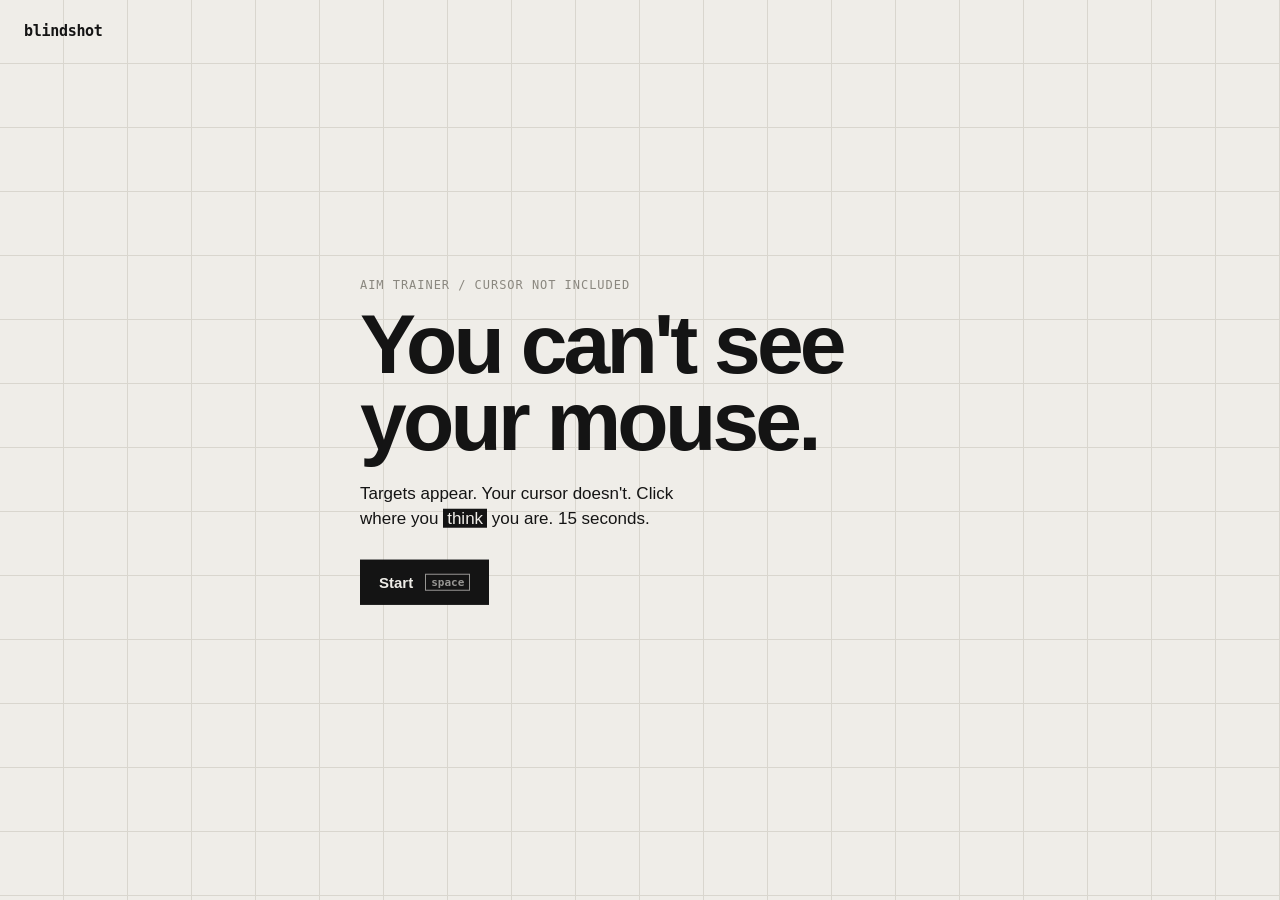
<file: index.html>
<!doctype html>
<html lang="en">
<head>
  <meta charset="utf-8">
  <meta name="viewport" content="width=device-width, initial-scale=1">
  <title>blindshot — aim without a cursor</title>
  <meta name="description" content="15 seconds. No cursor. Click the target. How good is your aim, really?">
  <meta property="og:title" content="blindshot">
  <meta property="og:description" content="15 seconds. No cursor. How good is your aim, really?">
  <meta property="og:type" content="website">
  <meta property="og:url" content="https://blindshot.gg/">
  <meta property="og:image" content="https://blindshot.gg/og.png">
  <meta property="og:image:width" content="1200">
  <meta property="og:image:height" content="630">
  <meta name="twitter:card" content="summary_large_image">
  <meta name="twitter:image" content="https://blindshot.gg/og.png">
  <meta name="theme-color" content="#efede8">
  <link rel="icon" href="favicon.svg" type="image/svg+xml">
  <link rel="stylesheet" href="style.css">
  <script async src="https://www.googletagmanager.com/gtag/js?id=G-FHYWJGQB1L"></script>
  <script>
    window.dataLayer = window.dataLayer || [];
    function gtag(){dataLayer.push(arguments);}
    gtag('js', new Date());
    gtag('config', 'G-FHYWJGQB1L');
  </script>
</head>
<body>
  <main id="stage" aria-live="polite">
    <header class="hud">
      <span class="brand">blindshot</span>
      <span class="hud-time" id="time">15.00</span>
      <span class="hud-score"><span id="score">0</span> <small>hits</small></span>
    </header>

    <section class="screen" id="intro">
      <p class="kicker">aim trainer / cursor not included</p>
      <h1>You can't see<br>your mouse.</h1>
      <p class="lede">Targets appear. Your cursor doesn't. Click where you <em>think</em> you are. 15 seconds.</p>
      <button class="btn" id="start">Start <kbd>space</kbd></button>
      <p class="best" id="best-intro"></p>
      <div class="touch-note">
        <p>This one needs a mouse. On a phone you can see your finger, so it doesn't count. Open blindshot.gg on a computer.</p>
        <button class="btn" id="send-link">Send myself the link</button>
      </div>
    </section>

    <section class="screen" id="results" hidden>
      <p class="kicker" id="rank">—</p>
      <div class="big"><span id="final">0</span><small>hits</small></div>
      <dl class="stats">
        <div><dt>accuracy</dt><dd id="acc">0%</dd></div>
        <div><dt>total off</dt><dd id="totaldist">—</dd></div>
        <div><dt>avg off</dt><dd id="avgdist">—</dd></div>
        <div><dt>best</dt><dd id="best">0</dd></div>
      </dl>
      <div class="row">
        <button class="btn" id="again">Again <kbd>space</kbd></button>
        <button class="btn ghost" id="share">Share score</button>
      </div>
    </section>

    <div class="sheet" id="sheet" hidden>
      <div class="sheet-card">
        <img id="card-img" alt="Your blindshot score card">
        <div class="row">
          <button class="btn" id="copy-img">Copy image</button>
          <a class="btn ghost" id="dl-img" download="blindshot.png">Download</a>
          <button class="btn ghost" id="copy-link">Copy link</button>
          <button class="btn ghost" id="close-sheet" aria-label="Close">Close <kbd>esc</kbd></button>
        </div>
        <p class="toast" id="sheet-toast" hidden></p>
      </div>
    </div>

    <div class="count" id="count" hidden>3</div>
    <div class="target" id="target" hidden></div>
    <div id="fx"></div>
  </main>

  <script src="card.js"></script>
  <script src="main.js"></script>
</body>
</html>
</file>
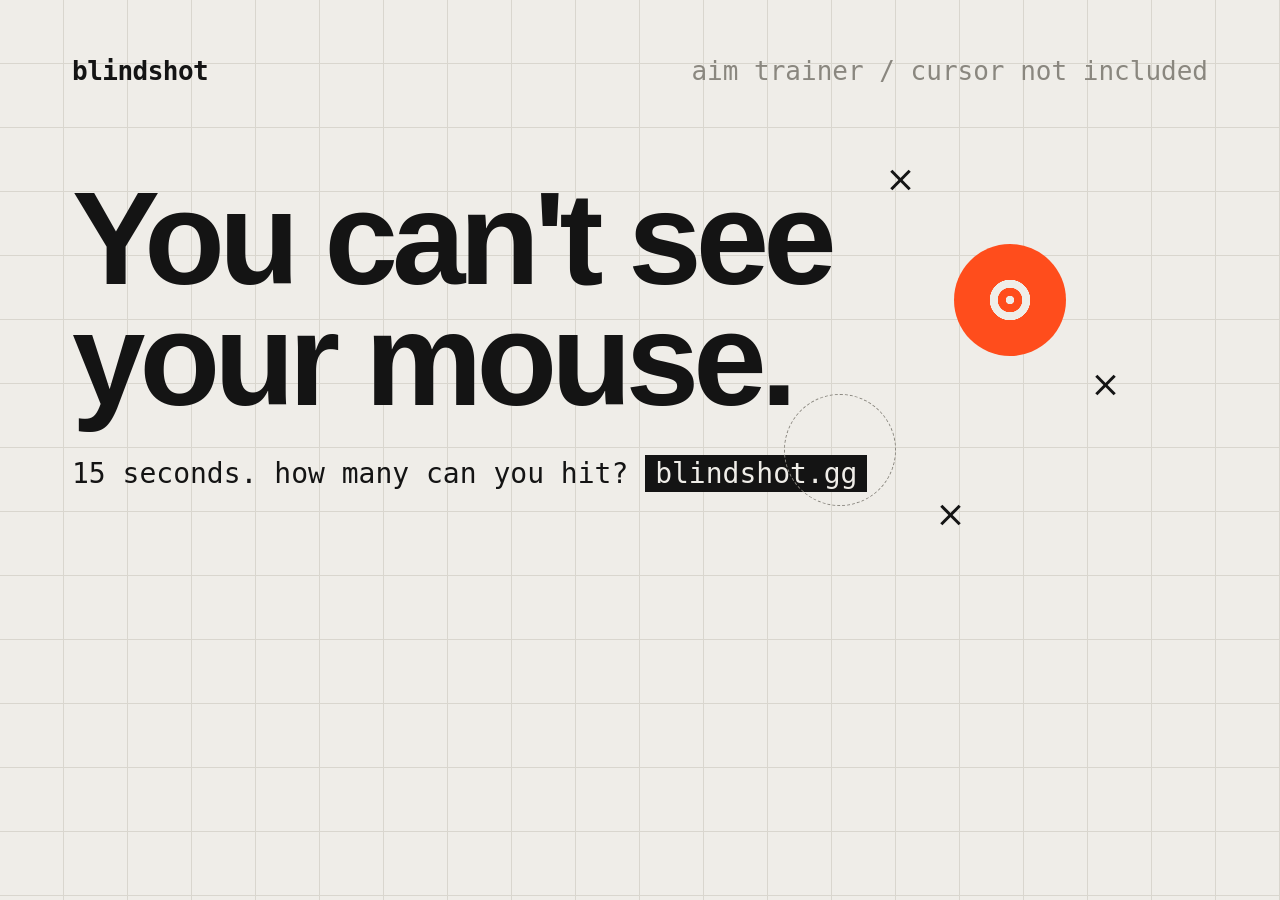
<file: tools/og.html>
<!doctype html>
<!-- Source for og.png. Regenerate with tools/make-og.sh -->
<html>
<head>
<meta charset="utf-8">
<link rel="stylesheet" href="../style.css">
<style>
  html, body { width: 1200px; height: 630px; overflow: hidden; }
  #og {
    position: fixed; inset: 0;
    padding: 56px 72px;
    background-color: var(--bg);
    background-image:
      linear-gradient(var(--line) 1px, transparent 1px),
      linear-gradient(90deg, var(--line) 1px, transparent 1px);
    background-size: 64px 64px;
    background-position: -1px -1px;
  }
  .top { display: flex; justify-content: space-between; font-family: var(--mono); font-size: 26px; }
  .top b { letter-spacing: -0.02em; }
  .top span { color: var(--muted); }
  h1 { font-size: 132px; margin: 92px 0 36px; }
  .cta { font-family: var(--mono); font-size: 28px; }
  .cta em { font-style: normal; background: var(--ink); color: var(--bg); padding: 2px 10px; }
  .t {
    position: absolute; left: 1010px; top: 300px;
    --r: 56px;
  }
  .t .target, .t .ghost-target, .t .miss { animation: none; position: absolute; }
  .t .target { left: 0; top: 0; }
  .t .ghost-target { opacity: 1; }
  .t .miss { width: 26px; height: 26px; margin: -13px 0 0 -13px; }
  .t .miss::before, .t .miss::after { width: 3px; margin-left: -1.5px; }
</style>
</head>
<body>
  <div id="og">
    <div class="top"><b>blindshot</b><span>aim trainer / cursor not included</span></div>
    <h1>You can't see<br>your mouse.</h1>
    <div class="cta">15 seconds. how many can you hit? <em>blindshot.gg</em></div>
    <div class="t">
      <div class="target"></div>
      <div class="ghost-target" style="left:-170px;top:150px"></div>
      <div class="miss" style="left:-110px;top:-120px"></div>
      <div class="miss" style="left:95px;top:85px"></div>
      <div class="miss" style="left:-60px;top:215px"></div>
    </div>
  </div>
</body>
</html>
</file>
<file: style.css>
:root {
  --bg: #efede8;
  --ink: #141414;
  --muted: #8a877f;
  --line: #d9d6ce;
  --hot: #ff4d1c;
  --r: 34px; /* target radius, keep in sync with main.js */
  --mono: ui-monospace, "SF Mono", "JetBrains Mono", Menlo, Consolas, monospace;
  --sans: -apple-system, BlinkMacSystemFont, "Helvetica Neue", "Segoe UI", Arial, sans-serif;
}

* { box-sizing: border-box; }

html, body {
  margin: 0;
  height: 100%;
  background: var(--bg);
  color: var(--ink);
  font-family: var(--sans);
  -webkit-font-smoothing: antialiased;
  overflow: hidden;
}

#stage {
  position: fixed;
  inset: 0;
  user-select: none;
  -webkit-user-select: none;
  touch-action: manipulation;
  background-image:
    linear-gradient(var(--line) 1px, transparent 1px),
    linear-gradient(90deg, var(--line) 1px, transparent 1px);
  background-size: 64px 64px;
  background-position: -1px -1px;
}

/* A transparent image cursor stays hidden during macOS screen recording, where plain `none` flickers. */
body.playing, body.playing * {
  cursor: url("data:image/svg+xml,%3Csvg xmlns='http://www.w3.org/2000/svg' width='1' height='1'/%3E") 0 0, none !important;
}

/* HUD */
.hud {
  position: absolute;
  top: 0; left: 0; right: 0;
  display: grid;
  grid-template-columns: 1fr auto 1fr;
  align-items: center;
  padding: 18px 24px;
  font-family: var(--mono);
  font-size: 13px;
  pointer-events: none;
  z-index: 5;
}
.brand { font-weight: 700; letter-spacing: -0.02em; font-size: 15px; }
.hud-time {
  font-size: 22px;
  font-variant-numeric: tabular-nums;
  font-weight: 600;
}
.hud-time.low { color: var(--hot); }
.hud-score { justify-self: end; font-variant-numeric: tabular-nums; font-size: 15px; font-weight: 600; }
.hud-score small { color: var(--muted); font-weight: 400; }
body:not(.playing) .hud-time,
body:not(.playing) .hud-score { opacity: 0; }

/* Screens */
.screen {
  position: absolute;
  left: 50%; top: 50%;
  transform: translate(-50%, -50%);
  width: min(560px, calc(100% - 40px));
  z-index: 4;
}
.screen[hidden] { display: none; }

.kicker {
  font-family: var(--mono);
  font-size: 12px;
  text-transform: uppercase;
  letter-spacing: 0.08em;
  color: var(--muted);
  margin: 0 0 14px;
}

h1 {
  font-size: clamp(44px, 8vw, 84px);
  line-height: 0.92;
  letter-spacing: -0.045em;
  font-weight: 800;
  margin: 0 0 20px;
}

.lede {
  font-size: 17px;
  line-height: 1.5;
  max-width: 34ch;
  margin: 0 0 28px;
}
.lede em { font-style: normal; background: var(--ink); color: var(--bg); padding: 0 4px; }

.btn {
  font: 600 15px var(--sans);
  background: var(--ink);
  color: var(--bg);
  border: 1.5px solid var(--ink);
  padding: 13px 18px;
  border-radius: 0;
  cursor: pointer;
  display: inline-flex;
  align-items: center;
  gap: 12px;
  transition: transform 0.08s, background 0.15s;
}
.btn:hover { background: var(--hot); border-color: var(--hot); }
.btn:active { transform: translateY(1px); }
.btn.ghost { background: transparent; color: var(--ink); }
.btn.ghost:hover { background: var(--ink); color: var(--bg); border-color: var(--ink); }
kbd {
  font-family: var(--mono);
  font-size: 11px;
  opacity: 0.6;
  border: 1px solid currentColor;
  padding: 1px 5px;
}

.best, .touch-note, .toast {
  font-family: var(--mono);
  font-size: 12px;
  color: var(--muted);
  margin: 18px 0 0;
}
.touch-note { display: none; }
.touch-note p { font-family: var(--sans); font-size: 16px; line-height: 1.5; color: var(--ink); margin: 0 0 16px; max-width: 34ch; }
body.no-mouse .touch-note { display: block; }
body.no-mouse #start, body.no-mouse #best-intro { display: none; }
@media (hover: none) { kbd { display: none; } }

/* Results */
.big {
  font-size: clamp(96px, 20vw, 180px);
  font-weight: 800;
  letter-spacing: -0.06em;
  line-height: 0.85;
  font-variant-numeric: tabular-nums;
  margin-bottom: 28px;
}
.big small {
  font-size: 16px;
  letter-spacing: 0;
  font-weight: 500;
  color: var(--muted);
  font-family: var(--mono);
  margin-left: 10px;
}
.stats {
  display: grid;
  grid-template-columns: repeat(4, 1fr);
  border-top: 1.5px solid var(--ink);
  margin: 0 0 28px;
}
.stats div { padding: 12px 0; }
.stats dt { font-family: var(--mono); font-size: 11px; color: var(--muted); text-transform: uppercase; letter-spacing: 0.06em; }
.stats dd { margin: 4px 0 0; font-size: 22px; font-weight: 700; font-variant-numeric: tabular-nums; }
.row { display: flex; gap: 10px; flex-wrap: wrap; }
#rank { color: var(--hot); }

/* Share sheet */
.sheet {
  position: absolute;
  inset: 0;
  z-index: 10;
  display: grid;
  place-items: center;
  background: rgba(20, 20, 20, 0.55);
  padding: 20px;
}
.sheet[hidden] { display: none; }
.sheet-card {
  background: var(--bg);
  padding: 20px;
  border: 1.5px solid var(--ink);
  max-width: 100%;
}
.sheet-card img {
  display: block;
  height: min(62vh, 560px);
  max-width: 100%;
  object-fit: contain;
  margin: 0 auto 16px;
  border: 1px solid var(--line);
}
a.btn { text-decoration: none; }

/* Countdown */
.count {
  position: absolute;
  inset: 0;
  display: grid;
  place-items: center;
  font-size: 160px;
  font-weight: 800;
  letter-spacing: -0.06em;
  z-index: 4;
  pointer-events: none;
}
.count[hidden] { display: none; }

/* Target */
.target {
  position: absolute;
  width: calc(var(--r) * 2);
  height: calc(var(--r) * 2);
  margin: calc(var(--r) * -1) 0 0 calc(var(--r) * -1);
  border-radius: 50%;
  background:
    radial-gradient(circle, var(--bg) 0 4px, var(--hot) 4.5px 12px, var(--bg) 12.5px 20px, var(--hot) 20.5px);
  z-index: 3;
  pointer-events: none;
  animation: pop 0.14s ease-out;
}
.target[hidden] { display: none; }
@keyframes pop { from { transform: scale(0.4); opacity: 0; } }

/* Effects */
#fx { position: absolute; inset: 0; pointer-events: none; z-index: 2; }

.miss {
  position: absolute;
  width: 18px; height: 18px;
  margin: -9px 0 0 -9px;
  animation: fade 0.9s ease-in forwards;
}
.miss::before, .miss::after {
  content: "";
  position: absolute;
  left: 50%; top: 0;
  width: 2px; height: 100%;
  margin-left: -1px;
  background: var(--ink);
  transform: rotate(45deg);
}
.miss::after { transform: rotate(-45deg); }
.miss span {
  position: absolute;
  left: 16px; top: -14px;
  font: 600 11px var(--mono);
  white-space: nowrap;
  color: var(--ink);
}

.ghost-target {
  position: absolute;
  width: calc(var(--r) * 2);
  height: calc(var(--r) * 2);
  margin: calc(var(--r) * -1) 0 0 calc(var(--r) * -1);
  border-radius: 50%;
  border: 1.5px dashed var(--muted);
  animation: fade 0.9s ease-in forwards;
}

.tether {
  position: absolute;
  height: 1px;
  background: var(--muted);
  transform-origin: 0 50%;
  animation: fade 0.9s ease-in forwards;
}

.hit {
  position: absolute;
  width: calc(var(--r) * 2);
  height: calc(var(--r) * 2);
  margin: calc(var(--r) * -1) 0 0 calc(var(--r) * -1);
  border-radius: 50%;
  border: 2px solid var(--hot);
  animation: burst 0.4s ease-out forwards;
}
.plus {
  position: absolute;
  font: 700 14px var(--mono);
  color: var(--hot);
  transform: translate(-50%, -50%);
  animation: rise 0.6s ease-out forwards;
}

.ping {
  position: absolute;
  width: 0; height: 0;
  color: var(--ink);
}
.ping.is-hit { color: var(--hot); }
.ping b {
  position: absolute;
  left: -20px; top: -20px;
  width: 40px; height: 40px;
  border-radius: 50%;
  border: 2px solid currentColor;
  animation: ping-ring 0.4s cubic-bezier(0.2, 0.7, 0.3, 1) forwards;
}
.ping i {
  position: absolute;
  left: 0; top: 0;
  transform: rotate(var(--a));
}
.ping i::before {
  content: "";
  position: absolute;
  left: -4px; top: -4px;
  width: 8px; height: 8px;
  border-right: 2.5px solid currentColor;
  border-bottom: 2.5px solid currentColor;
  animation: ping-arrow 0.4s cubic-bezier(0.2, 0.7, 0.3, 1) forwards;
}
@keyframes ping-ring {
  from { transform: scale(1.3); opacity: 1; }
  to { transform: scale(0.15); opacity: 0; }
}
@keyframes ping-arrow {
  from { transform: translateY(-26px) rotate(45deg); opacity: 1; }
  80% { opacity: 1; }
  to { transform: translateY(-5px) rotate(45deg); opacity: 0; }
}

.click-cursor {
  position: absolute;
  margin: -1px 0 0 -1px; /* put the arrow tip on the click point */
  z-index: 1;
  animation: cursor-fade 1s ease-in forwards;
}
.click-cursor svg { display: block; filter: drop-shadow(0 1px 1px rgba(0, 0, 0, 0.25)); }
@keyframes cursor-fade { 0%, 70% { opacity: 1; } 100% { opacity: 0; } }

@keyframes fade { 0%, 40% { opacity: 1; } 100% { opacity: 0; } }
@keyframes burst { to { transform: scale(2.2); opacity: 0; } }
@keyframes rise { to { transform: translate(-50%, -190%); opacity: 0; } }

body.flash #stage { animation: shake 0.18s; }
@keyframes shake {
  25% { transform: translateX(-3px); }
  75% { transform: translateX(3px); }
}

@media (prefers-reduced-motion: reduce) {
  body.flash #stage { animation: none; }
}
</file>
